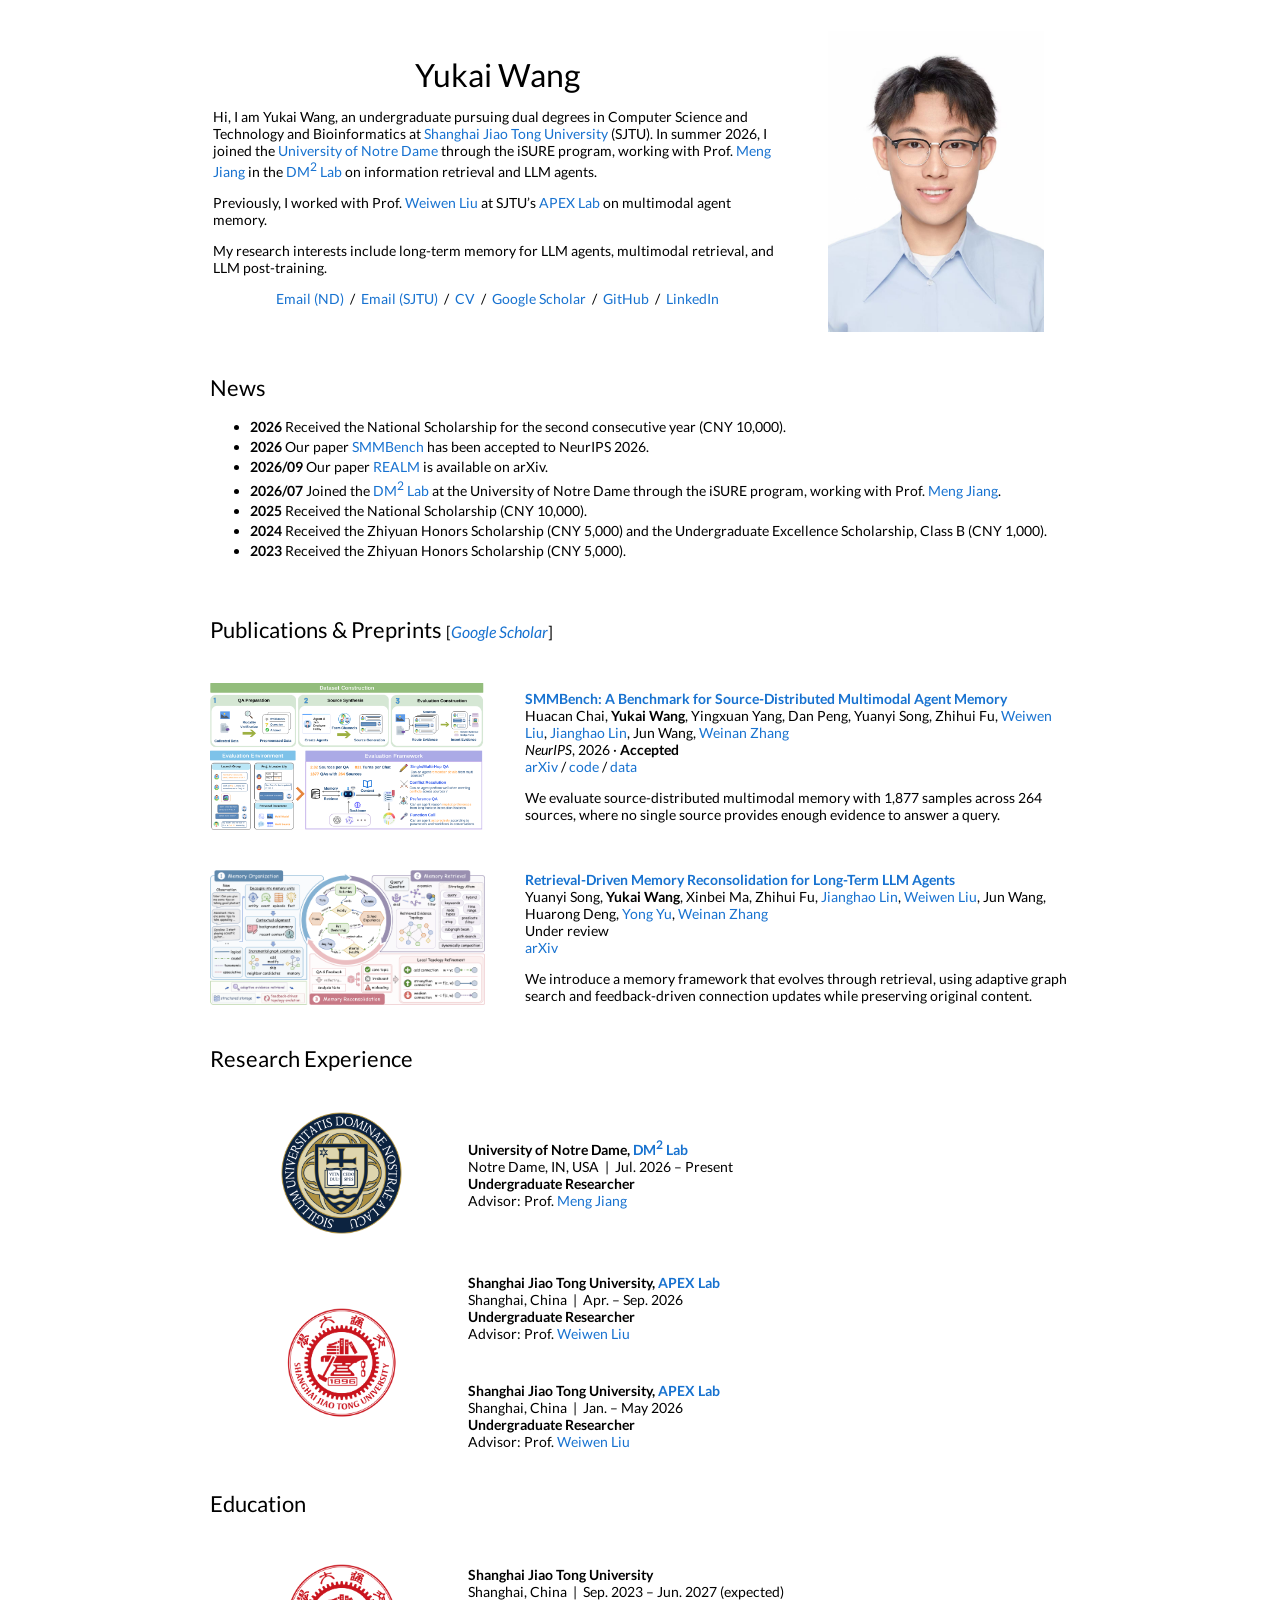
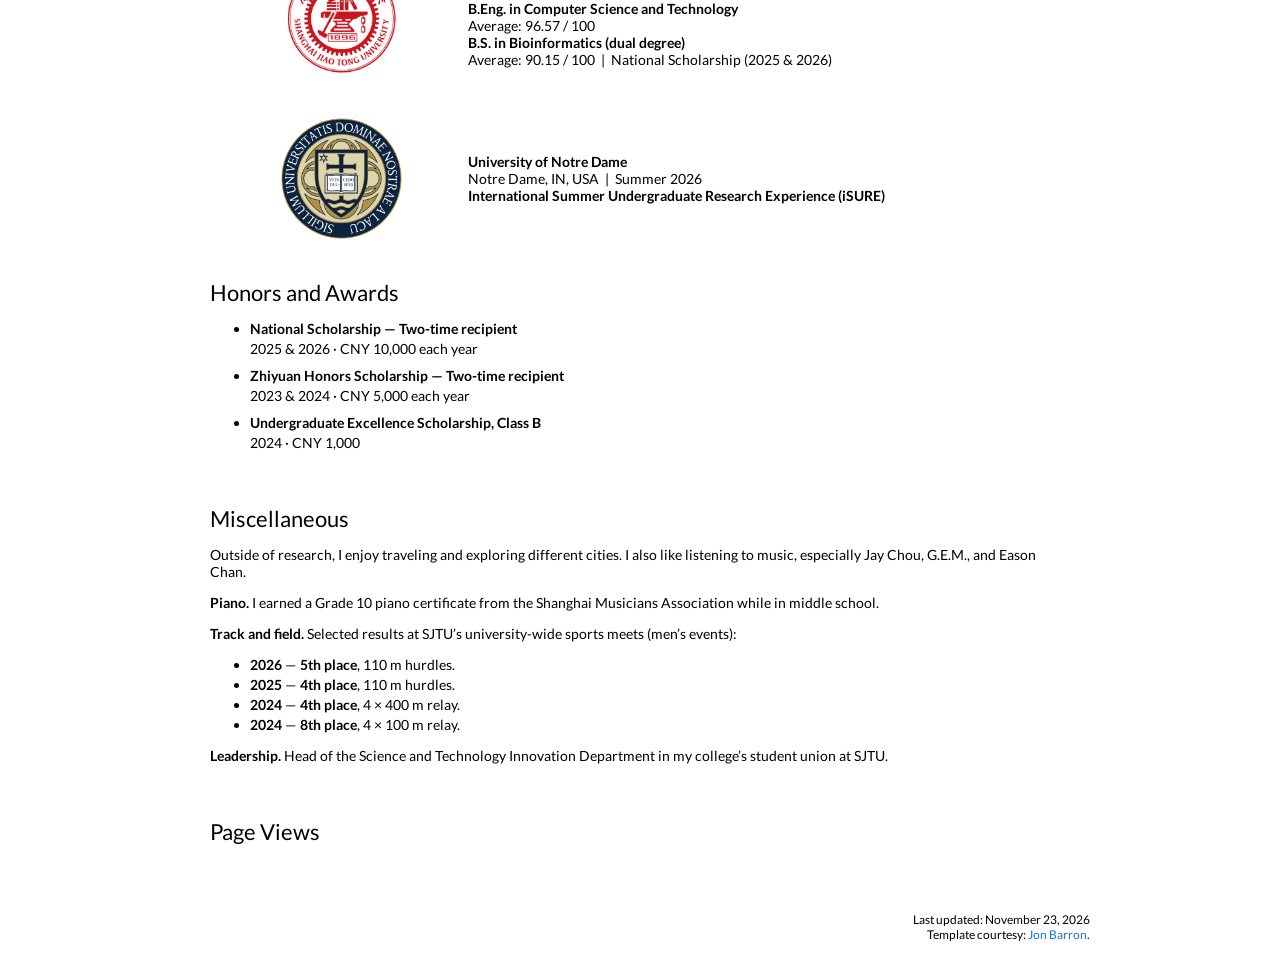
<file: index.html>
<!doctype html>
<html lang="en">
<head>
  <meta charset="utf-8">
  <meta name="viewport" content="width=device-width, initial-scale=1">
  <title>Yukai Wang</title>
  <meta name="author" content="Yukai Wang">
  <meta name="description" content="Yukai Wang, a dual-degree undergraduate at Shanghai Jiao Tong University. Research in information retrieval, LLM agents, and LLM post-training.">
  <meta property="og:type" content="website">
  <meta property="og:title" content="Yukai Wang">
  <meta property="og:description" content="Shanghai Jiao Tong University · Computer Science and Technology & Bioinformatics">
  <meta property="og:url" content="https://wangyukai585.github.io/">
  <meta property="og:image" content="https://wangyukai585.github.io/assets/images/portrait.jpg">
  <link rel="canonical" href="https://wangyukai585.github.io/">
  <link rel="icon" href="assets/images/sjtu-logo.png">
  <link rel="preload" href="assets/fonts/lato-regular.woff2" as="font" type="font/woff2" crossorigin>
  <link rel="stylesheet" href="assets/style.css?v=20261123">
</head>
<body>
  <a class="skip-link" href="#main">Skip to content</a>
  <!-- Jon Barron academic homepage template. -->
  <main id="main" class="homepage">
    <table class="intro-table" role="presentation"><tbody><tr>
      <td class="intro-copy">
        <h1>Yukai Wang</h1>
        <p>Hi, I am Yukai Wang, an undergraduate pursuing dual degrees in Computer Science and Technology and Bioinformatics at <a href="https://en.sjtu.edu.cn/">Shanghai Jiao Tong University</a> (SJTU). In summer 2026, I joined the <a href="https://www.nd.edu/">University of Notre Dame</a> through the iSURE program, working with Prof. <a href="https://data-ai-computing.nd.edu/people/meng-jiang/">Meng Jiang</a> in the <a href="http://www.meng-jiang.com/lab.html">DM<sup>2</sup> Lab</a> on information retrieval and LLM agents.</p>
        <p>Previously, I worked with Prof. <a href="https://wwliu555.github.io/">Weiwen Liu</a> at SJTU’s <a href="https://apex.sjtu.edu.cn/">APEX Lab</a> on multimodal agent memory.</p>
        <p>My research interests include long-term memory for LLM agents, multimodal retrieval, and LLM post-training.</p>
        <p class="contact-links">
          <a href="mailto:ywang223@nd.edu">Email (ND)</a> &nbsp;/&nbsp;
          <a href="mailto:wangyukai@sjtu.edu.cn">Email (SJTU)</a> &nbsp;/&nbsp;
          <a href="assets/documents/Yukai_Wang_CV.pdf">CV</a> &nbsp;/&nbsp;
          <a href="https://scholar.google.com/citations?user=5CRABrMAAAAJ">Google Scholar</a> &nbsp;/&nbsp;
          <a href="https://github.com/wangyukai585">GitHub</a> &nbsp;/&nbsp;
          <a href="https://www.linkedin.com/in/yukai-wang-35aa26183/">LinkedIn</a>
        </p>
      </td>
      <td class="portrait-cell"><img class="portrait" src="assets/images/portrait.jpg" width="1279" height="1791" alt="Yukai Wang" fetchpriority="high"></td>
    </tr></tbody></table>

    <section id="news" class="text-section" aria-labelledby="news-heading">
      <h2 id="news-heading">News</h2>
      <ul class="news-list">
        <li><strong>2026</strong> Received the National Scholarship for the second consecutive year (CNY 10,000).</li>
        <li><strong>2026</strong> Our paper <a href="https://arxiv.org/abs/2605.15710">SMMBench</a> has been accepted to NeurIPS 2026.</li>
        <li><strong>2026/09</strong> Our paper <a href="https://arxiv.org/abs/2609.16053">REALM</a> is available on arXiv.</li>
        <li><strong>2026/07</strong> Joined the <a href="http://www.meng-jiang.com/lab.html">DM<sup>2</sup> Lab</a> at the University of Notre Dame through the iSURE program, working with Prof. <a href="https://data-ai-computing.nd.edu/people/meng-jiang/">Meng Jiang</a>.</li>
        <li><strong>2025</strong> Received the National Scholarship (CNY 10,000).</li>
        <li><strong>2024</strong> Received the Zhiyuan Honors Scholarship (CNY 5,000) and the Undergraduate Excellence Scholarship, Class B (CNY 1,000).</li>
        <li><strong>2023</strong> Received the Zhiyuan Honors Scholarship (CNY 5,000).</li>
      </ul>
    </section>

    <section id="publications" aria-labelledby="publications-heading">
      <h2 class="section-heading" id="publications-heading">Publications &amp; Preprints <span class="scholar-link">[<a href="https://scholar.google.com/citations?user=5CRABrMAAAAJ">Google Scholar</a>]</span></h2>
      <table class="publications-table" role="presentation"><tbody>
        <tr>
          <td class="paper-image-cell"><a href="assets/images/smmbench-overview.png" target="_blank" rel="noopener" aria-label="Enlarge the SMMBench figure"><img src="assets/images/smmbench-overview.png" width="2016" height="1077" alt="SMMBench dataset construction and evaluation framework" loading="lazy"></a></td>
          <td class="paper-copy">
            <h3><a href="https://arxiv.org/abs/2605.15710">SMMBench: A Benchmark for Source-Distributed Multimodal Agent Memory</a></h3>
            <div class="authors">Huacan Chai, <strong>Yukai Wang</strong>, Yingxuan Yang, Dan Peng, Yuanyi Song, Zhihui Fu, <a href="https://wwliu555.github.io/">Weiwen Liu</a>, <a href="https://linjianghao.com/">Jianghao Lin</a>, Jun Wang, <a href="https://wnzhang.net/">Weinan Zhang</a></div>
            <div><em>NeurIPS</em>, 2026 · <strong>Accepted</strong></div>
            <div><a href="https://arxiv.org/abs/2605.15710">arXiv</a> / <a href="https://github.com/FatCatCHC/SMMBench">code</a> / <a href="https://huggingface.co/datasets/HuacanChai/SMMBench">data</a></div>
            <p>We evaluate source-distributed multimodal memory with 1,877 samples across 264 sources, where no single source provides enough evidence to answer a query.</p>
          </td>
        </tr>
        <tr>
          <td class="paper-image-cell"><a href="assets/images/realm-overview.png" target="_blank" rel="noopener" aria-label="Enlarge the REALM figure"><img src="assets/images/realm-overview.png" width="1447" height="712" alt="REALM memory organization, retrieval, and reconsolidation framework" loading="lazy"></a></td>
          <td class="paper-copy">
            <h3><a href="https://arxiv.org/abs/2609.16053">Retrieval-Driven Memory Reconsolidation for Long-Term LLM Agents</a></h3>
            <div class="authors">Yuanyi Song, <strong>Yukai Wang</strong>, Xinbei Ma, Zhihui Fu, <a href="https://linjianghao.com/">Jianghao Lin</a>, <a href="https://wwliu555.github.io/">Weiwen Liu</a>, Jun Wang, Huarong Deng, <a href="https://xsb.seiee.sjtu.edu.cn/english/detail/386_695.htm">Yong Yu</a>, <a href="https://wnzhang.net/">Weinan Zhang</a></div>
            <div>Under review</div>
            <div><a href="https://arxiv.org/abs/2609.16053">arXiv</a></div>
            <p>We introduce a memory framework that evolves through retrieval, using adaptive graph search and feedback-driven connection updates while preserving original content.</p>
          </td>
        </tr>
      </tbody></table>
    </section>

    <section id="experience" aria-labelledby="experience-heading">
      <h2 class="section-heading" id="experience-heading">Research Experience</h2>
      <table class="experience-table" role="presentation"><tbody>
        <tr>
          <td class="logo-cell"><a href="https://www.nd.edu/"><img src="assets/images/notre-dame-logo.png" width="400" height="400" alt="University of Notre Dame seal" loading="lazy"></a></td>
          <td class="experience-copy">
            <h3><a class="institution" href="https://www.nd.edu/">University of Notre Dame</a>, <a href="http://www.meng-jiang.com/lab.html">DM<sup>2</sup> Lab</a></h3>
            <div>Notre Dame, IN, USA &nbsp;|&nbsp; Jul. 2026 – Present</div>
            <div><strong>Undergraduate Researcher</strong></div>
            <div>Advisor: Prof. <a href="https://data-ai-computing.nd.edu/people/meng-jiang/">Meng Jiang</a></div>
          </td>
        </tr>
        <tr>
          <td class="logo-cell" rowspan="2"><a href="https://en.sjtu.edu.cn/"><img src="assets/images/sjtu-logo.png" width="200" height="200" alt="Shanghai Jiao Tong University seal" loading="lazy"></a></td>
          <td class="experience-copy">
            <h3><a class="institution" href="https://en.sjtu.edu.cn/">Shanghai Jiao Tong University</a>, <a href="https://apex.sjtu.edu.cn/">APEX Lab</a></h3>
            <div>Shanghai, China &nbsp;|&nbsp; Apr. – Sep. 2026</div>
            <div><strong>Undergraduate Researcher</strong></div>
            <div>Advisor: Prof. <a href="https://wwliu555.github.io/">Weiwen Liu</a></div>
          </td>
        </tr>
        <tr>
          <td class="experience-copy">
            <h3><a class="institution" href="https://en.sjtu.edu.cn/">Shanghai Jiao Tong University</a>, <a href="https://apex.sjtu.edu.cn/">APEX Lab</a></h3>
            <div>Shanghai, China &nbsp;|&nbsp; Jan. – May 2026</div>
            <div><strong>Undergraduate Researcher</strong></div>
            <div>Advisor: Prof. <a href="https://wwliu555.github.io/">Weiwen Liu</a></div>
          </td>
        </tr>
      </tbody></table>
    </section>

    <section id="education" aria-labelledby="education-heading">
      <h2 class="section-heading" id="education-heading">Education</h2>
      <table class="experience-table" role="presentation"><tbody><tr>
        <td class="logo-cell"><a href="https://en.sjtu.edu.cn/"><img src="assets/images/sjtu-logo.png" width="200" height="200" alt="Shanghai Jiao Tong University seal" loading="lazy"></a></td>
        <td class="experience-copy">
          <h3><a class="institution" href="https://en.sjtu.edu.cn/">Shanghai Jiao Tong University</a></h3>
          <div>Shanghai, China &nbsp;|&nbsp; Sep. 2023 – Jun. 2027 (expected)</div>
          <div><strong>B.Eng. in Computer Science and Technology</strong></div>
          <div>Average: 96.57 / 100</div>
          <div><strong>B.S. in Bioinformatics (dual degree)</strong></div>
          <div>Average: 90.15 / 100 &nbsp;|&nbsp; National Scholarship (2025 &amp; 2026)</div>
        </td>
      </tr>
      <tr>
        <td class="logo-cell"><a href="https://www.nd.edu/"><img src="assets/images/notre-dame-logo.png" width="400" height="400" alt="University of Notre Dame seal" loading="lazy"></a></td>
        <td class="experience-copy">
          <h3><a class="institution" href="https://www.nd.edu/">University of Notre Dame</a></h3>
          <div>Notre Dame, IN, USA &nbsp;|&nbsp; Summer 2026</div>
          <div><strong>International Summer Undergraduate Research Experience (iSURE)</strong></div>
        </td>
      </tr></tbody></table>
    </section>
    <section id="honors" class="text-section" aria-labelledby="honors-heading">
      <h2 id="honors-heading">Honors and Awards</h2>
      <ul class="awards-list honors-list">
        <li>
          <strong>National Scholarship — Two-time recipient</strong>
          <span class="award-details">2025 &amp; 2026 · CNY 10,000 each year</span>
        </li>
        <li>
          <strong>Zhiyuan Honors Scholarship — Two-time recipient</strong>
          <span class="award-details">2023 &amp; 2024 · CNY 5,000 each year</span>
        </li>
        <li>
          <strong>Undergraduate Excellence Scholarship, Class B</strong>
          <span class="award-details">2024 · CNY 1,000</span>
        </li>
      </ul>
    </section>
    <section id="miscellaneous" class="text-section" aria-labelledby="miscellaneous-heading">
      <h2 id="miscellaneous-heading">Miscellaneous</h2>
      <p>Outside of research, I enjoy traveling and exploring different cities. I also like listening to music, especially Jay Chou, G.E.M., and Eason Chan.</p>
      <p><strong>Piano.</strong> I earned a Grade 10 piano certificate from the Shanghai Musicians Association while in middle school.</p>
      <p><strong>Track and field.</strong> Selected results at SJTU’s university-wide sports meets (men’s events):</p>
      <ul class="awards-list">
        <li><strong>2026</strong> — <strong>5th place</strong>, 110 m hurdles.</li>
        <li><strong>2025</strong> — <strong>4th place</strong>, 110 m hurdles.</li>
        <li><strong>2024</strong> — <strong>4th place</strong>, 4 × 400 m relay.</li>
        <li><strong>2024</strong> — <strong>8th place</strong>, 4 × 100 m relay.</li>
      </ul>
      <p><strong>Leadership.</strong> Head of the Science and Technology Innovation Department in my college’s student union at SJTU.</p>
    </section>
    <section id="page-views" class="text-section" aria-labelledby="page-views-heading">
      <h2 id="page-views-heading">Page Views</h2>
      <div class="visitor-map" id="visitor-map">
        <noscript><p>Enable JavaScript to see the global visitor map.</p></noscript>
      </div>
      <script src="assets/visitors.js" defer></script>
    </section>

    <footer>
      <p>Last updated: <time datetime="2026-11-23">November 23, 2026</time><br>
      Template courtesy: <a href="https://jonbarron.info/">Jon Barron</a>.</p>
    </footer>
  </main>
</body>
</html>
</file>
<file: assets/style.css>
/* Jon Barron academic homepage template. */
@font-face { font-family: Lato; font-style: normal; font-weight: 400; font-display: swap; src: url('fonts/lato-regular.woff2') format('woff2'); }
@font-face { font-family: Lato; font-style: normal; font-weight: 700; font-display: swap; src: url('fonts/lato-bold.woff2') format('woff2'); }
@font-face { font-family: Lato; font-style: italic; font-weight: 400; font-display: swap; src: url('fonts/lato-italic.woff2') format('woff2'); }
body, td, th, tr, p, a { font-family: Lato, Verdana, Helvetica, sans-serif; font-size: 14px; }
body { margin: 8px; background: #fff; color: #000; }
a { color: #1772d0; text-decoration: none; }
a:hover, a:focus { color: #f09228; text-decoration: none; }
a:focus-visible { outline: 2px solid #1772d0; outline-offset: 3px; }
strong, b { font-weight: 700; }
img { max-width: 100%; height: auto; }
p { margin: 1em 0; }
h1, h2, h3 { font-family: Lato, Verdana, Helvetica, sans-serif; }
h1 { font-size: 32px; font-weight: 400; text-align: center; margin: 14px 0; }
h2 { font-size: 22px; font-weight: 400; margin: 0; }
h3 { font-size: 14px; font-weight: 700; margin: 0; }
.homepage { width: 100%; max-width: 900px; margin: 0 auto; }
table { border: 0; border-spacing: 0; border-collapse: separate; margin: 0 auto; }
.intro-table, .publications-table { width: 100%; }
.intro-copy { padding: 2.5%; width: 65%; vertical-align: middle; }
.portrait-cell { padding: 2.5%; width: 30%; vertical-align: middle; }
.portrait { display: block; width: 90%; }
.contact-links { text-align: center; }
.text-section { padding: 20px; }
.section-heading { padding: 20px; }
.scholar-link { font-size: 16px; }
.scholar-link a { font-size: inherit; font-style: italic; }
.news-list, .awards-list { padding-left: 40px; margin: 14px 0; }
.news-list li, .awards-list li { margin: 3px 0; }
.honors-list li { margin: 10px 0; }
.award-details { display: block; margin-top: 3px; }
.news-list { max-height: 160px; overflow-y: auto; }
.visitor-map { max-width: 420px; margin: 20px auto 0; }
.visitor-map #mapmyvisitors-widget { max-width: 100%; }
.paper-image-cell { width: 35%; padding: 20px; vertical-align: middle; }
.paper-image-cell img { display: block; width: 100%; }
.paper-copy { width: 65%; padding: 20px; vertical-align: middle; }
.paper-copy p { margin-bottom: 0; }
.experience-table { width: 90%; }
.logo-cell { padding: 20px; width: 25%; text-align: center; vertical-align: middle; }
.logo-cell img { display: block; width: 70%; margin: 0 auto; }
.experience-copy { padding: 20px; width: 70%; vertical-align: middle; }
.experience-copy p { margin: 8px 0 0; }
.institution { color: #000; }
.institution:hover, .institution:focus { color: #f09228; }
footer { padding: 15px 0 5px; text-align: right; }
footer p, footer a { font-size: 12px; }
.skip-link { position: absolute; left: 12px; top: -80px; padding: 8px; background: #fff; }
.skip-link:focus { top: 8px; }
@media (max-width: 600px) {
  body { margin: 8px; }
  .intro-table, .intro-table tbody, .intro-table tr, .intro-table td { display: block; width: auto; }
  .intro-copy { padding: 12px; }
  .intro-copy h1 { margin-top: 12px; }
  .portrait-cell { padding: 0 12px 20px; }
  .portrait { width: 155px; margin: 0 auto; }
  .contact-links { line-height: 1.8; }
  .text-section, .section-heading { padding: 18px 12px; }
  .publications-table, .publications-table tbody, .publications-table tr, .publications-table td { display: block; width: auto; }
  .paper-image-cell { padding: 8px 12px 12px; }
  .paper-image-cell img { max-width: 340px; margin: 0 auto; }
  .paper-copy { padding: 0 12px 28px; }
  .paper-copy, .experience-copy { line-height: 1.4; }
  .experience-table { width: 100%; table-layout: fixed; }
  .logo-cell { width: 20%; padding: 14px 8px; }
  .logo-cell img { width: 100%; max-width: 75px; }
  .experience-copy { width: 80%; padding: 14px 10px; }
  .news-list, .awards-list { padding-left: 22px; line-height: 1.45; }
  .news-list li, .awards-list li { margin: 6px 0; }
  footer { padding: 10px 12px; }
}
@media print {
  .homepage { max-width: none; }
  tr { break-inside: avoid; }
  a { color: #000; }
}
</file>
